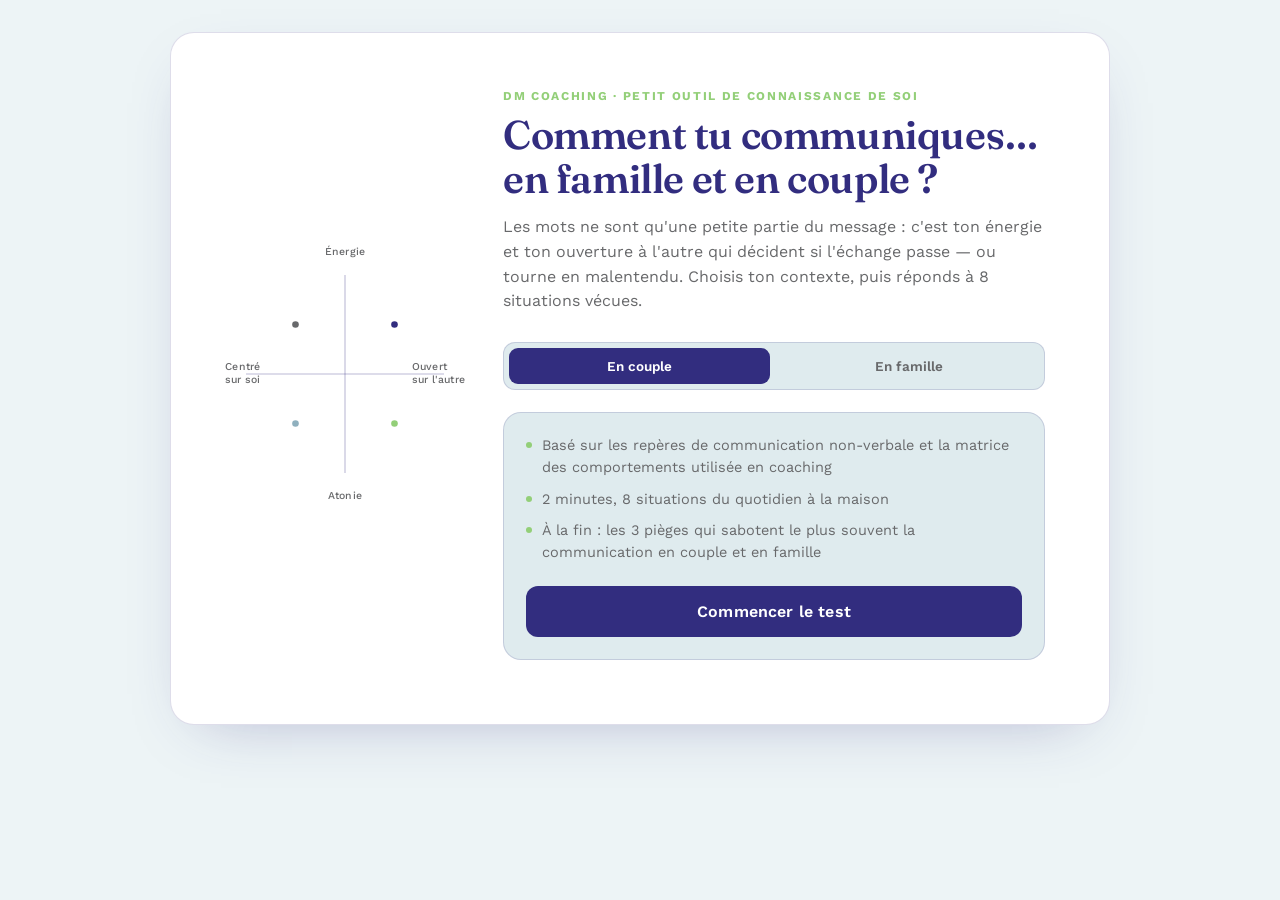
<file: index.html>
<!DOCTYPE html>
<html lang="fr">
<head>
<meta charset="UTF-8">
<meta name="viewport" content="width=device-width, initial-scale=1.0">
<title>Comment tu communiques… en famille et en couple ? — DM Coaching</title>
<link rel="preconnect" href="https://fonts.googleapis.com">
<link href="https://fonts.googleapis.com/css2?family=Fraunces:opsz,wght@9..144,400;9..144,500;9..144,600;9..144,700&family=Work+Sans:wght@400;500;600&display=swap" rel="stylesheet">
<link rel="stylesheet" href="style.css">
</head>
<body>
<div class="stage">

  <!-- START -->
  <section class="screen active" id="screen-start">
    <div class="start-grid">
      <div class="start-text">
        <div class="eyebrow">DM Coaching · Petit outil de connaissance de soi</div>
        <h1>Comment tu communiques… en famille et en couple ?</h1>
        <p class="lede">Les mots ne sont qu'une petite partie du message : c'est ton énergie et ton ouverture à l'autre qui décident si l'échange passe — ou tourne en malentendu. Choisis ton contexte, puis réponds à 8 situations vécues.</p>

        <div class="mode-toggle" role="tablist">
          <button class="active" id="modeCouple" onclick="setMode('couple')">En couple</button>
          <button id="modeFamille" onclick="setMode('famille')">En famille</button>
        </div>

        <div class="card">
          <ul class="start-points">
            <li>Basé sur les repères de communication non-verbale et la matrice des comportements utilisée en coaching</li>
            <li>2 minutes, 8 situations du quotidien à la maison</li>
            <li>À la fin : les 3 pièges qui sabotent le plus souvent la communication en couple et en famille</li>
          </ul>
          <button class="btn-primary" onclick="startQuiz()">Commencer le test</button>
        </div>
      </div>

      <div class="compass" aria-hidden="true">
        <svg viewBox="0 0 200 200">
          <line x1="100" y1="10" x2="100" y2="190" stroke="var(--ink)" stroke-opacity="0.22" stroke-width="1.5"/>
          <line x1="10" y1="100" x2="190" y2="100" stroke="var(--ink)" stroke-opacity="0.22" stroke-width="1.5"/>
          <circle cx="55" cy="55" r="3" fill="var(--q1)"/>
          <circle cx="145" cy="55" r="3" fill="var(--q2)"/>
          <circle cx="55" cy="145" r="3" fill="var(--q3)"/>
          <circle cx="145" cy="145" r="3" fill="var(--q4)"/>
        </svg>
        <div class="compass-label lab-top">Énergie</div>
        <div class="compass-label lab-bottom">Atonie</div>
        <div class="compass-label lab-left">Centré<br>sur soi</div>
        <div class="compass-label lab-right">Ouvert<br>sur l'autre</div>
      </div>
    </div>
  </section>

  <!-- QUIZ -->
  <section class="screen" id="screen-quiz">
    <div class="progress" id="progress"></div>
    <div class="qnum" id="qnum"></div>
    <h2 class="qtext" id="qtext"></h2>
    <div class="options" id="options"></div>
    <button class="back-link" id="backBtn" onclick="goBack()">← Question précédente</button>
  </section>

  <!-- RESULT -->
  <section class="screen" id="screen-result">
    <div class="result-grid">
      <div class="compass" aria-hidden="true">
        <svg viewBox="0 0 200 200">
          <line x1="100" y1="10" x2="100" y2="190" stroke="var(--ink)" stroke-opacity="0.22" stroke-width="1.5"/>
          <line x1="10" y1="100" x2="190" y2="100" stroke="var(--ink)" stroke-opacity="0.22" stroke-width="1.5"/>
          <g class="needle" id="needle" style="transform-origin:100px 100px; transform: scale(0);">
            <circle cx="100" cy="100" r="9" fill="none" id="needleColorRing" stroke-width="2.5"/>
            <circle cx="100" cy="100" r="4.5" id="needleDot"/>
          </g>
        </svg>
        <div class="compass-label lab-top">Énergie</div>
        <div class="compass-label lab-bottom">Atonie</div>
        <div class="compass-label lab-left">Centré<br>sur soi</div>
        <div class="compass-label lab-right">Ouvert<br>sur l'autre</div>
      </div>

      <div class="result-head">
        <div class="result-tag" id="resultTag">Ton profil</div>
        <h1 class="result-name" id="resultName"></h1>
        <p class="result-desc" id="resultDesc"></p>
      </div>
    </div>

    <div class="split">
      <div class="box">
        <h3>Tes forces</h3>
        <ul id="resultForces"></ul>
      </div>
      <div class="box">
        <h3>Ton point de vigilance</h3>
        <ul id="resultVigilance"></ul>
      </div>
    </div>

    <div class="pitfalls">
      <h2>Les 3 pièges qui sabotent le plus la communication en couple et en famille</h2>
      <p>Ce sont des réflexes de langage qu'on utilise tous, sans s'en rendre compte — mais qui, à la maison, créent beaucoup plus de malentendus qu'ils n'en résolvent.</p>

      <div class="pitfall">
        <div class="name"><span class="dot"></span>L'omission</div>
        <p>On garde pour soi ce qui pèse, en pensant que ça n'a pas d'importance — ou que l'autre devrait deviner.</p>
        <span class="ex">« Ça n'a pas d'importance. » « Je suis fatigué(e), c'est tout. »</span>
      </div>

      <div class="pitfall">
        <div class="name"><span class="dot"></span>La généralisation</div>
        <p>Un moment isolé devient une vérité définitive sur l'autre — et ferme la discussion avant même qu'elle commence.</p>
        <span class="ex">« Tu ne m'écoutes JAMAIS. » « Il est TOUJOURS pareil. »</span>
      </div>

      <div class="pitfall">
        <div class="name"><span class="dot"></span>La distorsion</div>
        <p>On relie deux faits qui n'ont pas forcément de lien, et on réagit à l'histoire qu'on s'est racontée plutôt qu'à ce qui s'est vraiment passé.</p>
        <span class="ex">« Il ne m'a pas dit bonjour, il ne m'aime plus. » « Elle n'a pas appelé, je ne l'intéresse pas. »</span>
      </div>
    </div>

    <div class="cta">
      <p class="quote">« Tu sais que ça doit changer, mais pas par où commencer. C'est là que j'interviens. »</p>
      <p class="small" id="ctaText"></p>
      <a class="btn-cta" href="https://magalycoaching.fr" target="_blank" rel="noopener" id="ctaBtn">Je réserve un échange avec Magaly</a>
    </div>

    <button class="restart" onclick="resetToStart()">Refaire le test</button>
    <p class="disclaimer">Ce test est un outil de réflexion inspiré d'outils utilisés en coaching (énergie, ouverture, filtres du langage) — ce n'est pas un diagnostic clinique ni un test de personnalité validé scientifiquement.</p>
  </section>

</div>

<script src="script.js"></script>
</body>
</html>
</file>
<file: style.css>
:root{
  --paper:#EDF4F6;
  --paper-deep:#DFEBEE;
  --ink:#322D7F;
  --ink-soft:#68696b;
  --mint:#b2e69b;
  --mint-deep:#93cf78;
  --line: rgba(50,45,127,0.16);
  --q1:#68696b; /* Le Silencieux */
  --q2:#322D7F; /* L'Intense */
  --q3:#8FB0BE; /* Le Conciliant */
  --q4:#93cf78; /* Le Passerelle */
}

*{box-sizing:border-box;}
html,body{margin:0;padding:0;}

body{
  background:var(--paper);
  color:var(--ink);
  font-family:'Work Sans', system-ui, sans-serif;
  min-height:100vh;
  display:flex;
  justify-content:center;
  -webkit-font-smoothing:antialiased;
}

.stage{
  width:100%;
  max-width:560px;
  padding:32px 22px 60px;
  display:flex;
  flex-direction:column;
  min-height:100vh;
}

.eyebrow{
  font-size:12px;
  letter-spacing:0.14em;
  text-transform:uppercase;
  color:var(--mint-deep);
  font-weight:700;
  margin-bottom:10px;
}

h1{
  font-family:'Fraunces', serif;
  font-weight:600;
  font-size:clamp(28px,7vw,40px);
  line-height:1.1;
  margin:0 0 14px;
  letter-spacing:-0.01em;
  color:var(--ink);
}

.lede{
  font-size:16px;
  line-height:1.55;
  color:var(--ink-soft);
  margin:0 0 28px;
}

/* ---- Compass signature element ---- */
.compass{
  position:relative;
  width:100%;
  aspect-ratio:1/1;
  max-width:210px;
  margin:20px auto 28px;
}

.compass svg{
  width:100%;
  height:100%;
  display:block;
}

.compass-label{
  position:absolute;
  font-size:10.5px;
  line-height:1.2;
  letter-spacing:0.02em;
  color:var(--ink-soft);
  font-weight:500;
}

.lab-top{
  top:-18px;
  left:50%;
  transform:translateX(-50%);
  text-align:center;
}

.lab-bottom{
  bottom:-18px;
  left:50%;
  transform:translateX(-50%);
  text-align:center;
}

.lab-left{
  left:-10px;
  top:50%;
  transform:translateY(-50%);
  text-align:right;
}

.lab-right{
  right:-10px;
  top:50%;
  transform:translateY(-50%);
  text-align:left;
}

.needle{
  fill:var(--ink);
  transition: transform 1.1s cubic-bezier(.2,.9,.25,1.1);
}

/* ---- Start screen ---- */
.card{
  background:var(--paper-deep);
  border:1px solid var(--line);
  border-radius:18px;
  padding:22px;
}

.start-points{
  list-style:none;
  padding:0;
  margin:0 0 22px;
}

.start-points li{
  display:flex;
  gap:10px;
  align-items:flex-start;
  font-size:14.5px;
  line-height:1.5;
  color:var(--ink-soft);
  margin-bottom:10px;
}

.start-points li::before{
  content:"";
  width:6px;
  height:6px;
  border-radius:50%;
  background:var(--mint-deep);
  margin-top:7px;
  flex:none;
}

button{
  font-family:'Work Sans', sans-serif;
  cursor:pointer;
  border:none;
}

.btn-primary{
  width:100%;
  background:var(--ink);
  color:#fff;
  font-size:16px;
  font-weight:600;
  padding:16px 20px;
  border-radius:12px;
  letter-spacing:0.01em;
}

.btn-primary:active{opacity:0.85;}

/* ---- Mode toggle ---- */
.mode-toggle{
  display:flex;
  gap:8px;
  margin-bottom:22px;
  background:var(--paper-deep);
  padding:5px;
  border-radius:12px;
  border:1px solid var(--line);
}

.mode-toggle button{
  flex:1;
  padding:10px 8px;
  border-radius:9px;
  font-size:13.5px;
  font-weight:600;
  background:transparent;
  color:var(--ink-soft);
}

.mode-toggle button.active{
  background:var(--ink);
  color:#fff;
}

/* ---- Progress ---- */
.progress{
  display:flex;
  gap:6px;
  margin-bottom:26px;
}

.progress span{
  height:4px;
  flex:1;
  background:var(--line);
  border-radius:3px;
  overflow:hidden;
}

.progress span i{
  display:block;
  height:100%;
  width:0%;
  background:var(--mint-deep);
  transition:width .35s ease;
}

/* ---- Question ---- */
.qnum{
  font-size:12px;
  letter-spacing:0.1em;
  text-transform:uppercase;
  color:var(--ink-soft);
  margin-bottom:10px;
}

.qtext{
  font-family:'Fraunces', serif;
  font-size:23px;
  font-weight:600;
  line-height:1.28;
  margin:0 0 22px;
  color:var(--ink);
}

.options{
  display:flex;
  flex-direction:column;
  gap:10px;
}

.opt{
  text-align:left;
  background:var(--paper-deep);
  border:1px solid var(--line);
  border-radius:12px;
  padding:15px 16px;
  font-size:15px;
  line-height:1.4;
  color:var(--ink);
  transition:border-color .15s ease, background .15s ease, transform .1s ease;
}

.opt:active{transform:scale(0.985);}
.opt:hover{border-color:var(--mint-deep); background:#E6F0F1;}

.back-link{
  margin-top:24px;
  background:none;
  color:var(--ink-soft);
  font-size:13px;
  text-decoration:underline;
  padding:6px 0;
  align-self:flex-start;
}

/* ---- Result ---- */
.result-tag{
  display:inline-block;
  font-size:12px;
  font-weight:700;
  letter-spacing:0.08em;
  text-transform:uppercase;
  padding:6px 12px;
  border-radius:999px;
  background:var(--paper-deep);
  margin-bottom:14px;
  color:#fff;
}

.result-name{
  font-family:'Fraunces', serif;
  font-size:clamp(27px,7vw,36px);
  font-weight:700;
  line-height:1.1;
  margin:0 0 16px;
  color:var(--ink);
}

.result-desc{
  font-size:15.5px;
  line-height:1.6;
  color:var(--ink-soft);
  margin:0 0 22px;
}

.split{
  display:grid;
  grid-template-columns:1fr;
  gap:14px;
  margin-bottom:22px;
}

.split .box{
  background:var(--paper-deep);
  border:1px solid var(--line);
  border-radius:14px;
  padding:16px 18px;
}

.split h3{
  font-size:13px;
  text-transform:uppercase;
  letter-spacing:0.06em;
  margin:0 0 8px;
  color:var(--ink);
}

.split ul{
  margin:0;
  padding-left:18px;
  font-size:14px;
  line-height:1.55;
  color:var(--ink-soft);
}

/* ---- Pitfalls section ---- */
.pitfalls{
  background:#fff;
  border:1px solid var(--line);
  border-radius:16px;
  padding:20px 20px 6px;
  margin-bottom:22px;
}

.pitfalls h2{
  font-family:'Fraunces', serif;
  font-size:19px;
  font-weight:600;
  margin:0 0 6px;
  color:var(--ink);
}

.pitfalls > p{
  font-size:13.5px;
  color:var(--ink-soft);
  line-height:1.5;
  margin:0 0 16px;
}

.pitfall{
  border-top:1px solid var(--line);
  padding:14px 0;
}

.pitfall .name{
  display:flex;
  align-items:center;
  gap:8px;
  font-weight:600;
  font-size:14.5px;
  margin-bottom:6px;
  color:var(--ink);
}

.pitfall .dot{
  width:8px;
  height:8px;
  border-radius:50%;
  background:var(--mint-deep);
  flex:none;
}

.pitfall p{
  font-size:13.5px;
  line-height:1.55;
  color:var(--ink-soft);
  margin:0 0 8px;
}

.pitfall .ex{
  font-style:italic;
  font-size:13.5px;
  color:var(--ink);
  background:var(--paper);
  border-radius:8px;
  padding:8px 10px;
  display:inline-block;
}

.cta{
  background:var(--ink);
  color:#fff;
  border-radius:18px;
  padding:24px 22px;
  margin-top:6px;
}

.cta .quote{
  font-family:'Fraunces', serif;
  font-style:italic;
  font-size:16px;
  line-height:1.45;
  margin:0 0 16px;
  opacity:0.94;
}

.cta p.small{
  font-size:14px;
  line-height:1.55;
  margin:0 0 18px;
  opacity:0.88;
}

.btn-cta{
  display:block;
  width:100%;
  text-align:center;
  background:var(--mint);
  color:var(--ink);
  font-weight:700;
  font-size:15.5px;
  padding:15px;
  border-radius:12px;
  text-decoration:none;
}

.restart{
  display:block;
  text-align:center;
  margin-top:22px;
  background:none;
  color:var(--ink-soft);
  font-size:13px;
  text-decoration:underline;
  width:100%;
  padding:8px;
}

.disclaimer{
  font-size:12px;
  color:var(--ink-soft);
  line-height:1.5;
  text-align:center;
  margin-top:26px;
  opacity:0.8;
}

.screen{display:none;}
.screen.active{display:flex; flex-direction:column;}

.start-grid, .result-grid{
  display:flex;
  flex-direction:column;
}

.start-grid .compass, .result-grid .compass{
  order:-1;
}

@media (min-width:480px){
  .split{grid-template-columns:1fr 1fr;}
}

/* ---- Tablet ---- */
@media (min-width:700px){
  body{ padding:32px 16px; align-items:flex-start; }
  .stage{
    max-width:680px;
    background:#fff;
    border:1px solid var(--line);
    border-radius:24px;
    padding:44px 48px 52px;
    box-shadow:0 20px 60px -30px rgba(50,45,127,0.35);
    min-height:auto;
  }
  .qtext{ font-size:26px; }
}

/* ---- Desktop ---- */
@media (min-width:960px){
  .stage{
    max-width:940px;
    padding:56px 64px 64px;
  }

  .start-grid{
    flex-direction:row-reverse;
    align-items:center;
    gap:48px;
  }
  .start-grid .start-text{ flex:1.15; }
  .start-grid .compass{
    flex:1;
    max-width:220px;
    margin:0;
    order:0;
  }

  .result-grid{
    flex-direction:row;
    align-items:center;
    gap:40px;
    margin-bottom:8px;
  }
  .result-grid .compass{
    flex:none;
    width:200px;
    max-width:200px;
    margin:0;
    order:0;
  }
  .result-grid .result-head{ flex:1; }

  .qtext{ font-size:28px; }
  .options{
    display:grid;
    grid-template-columns:1fr 1fr;
    gap:12px;
  }
  .pitfalls{ padding:26px 28px 8px; }
  .cta{ padding:32px 36px; }
}

@media (prefers-reduced-motion: reduce){
  .needle{transition:none;}
}
</file>
